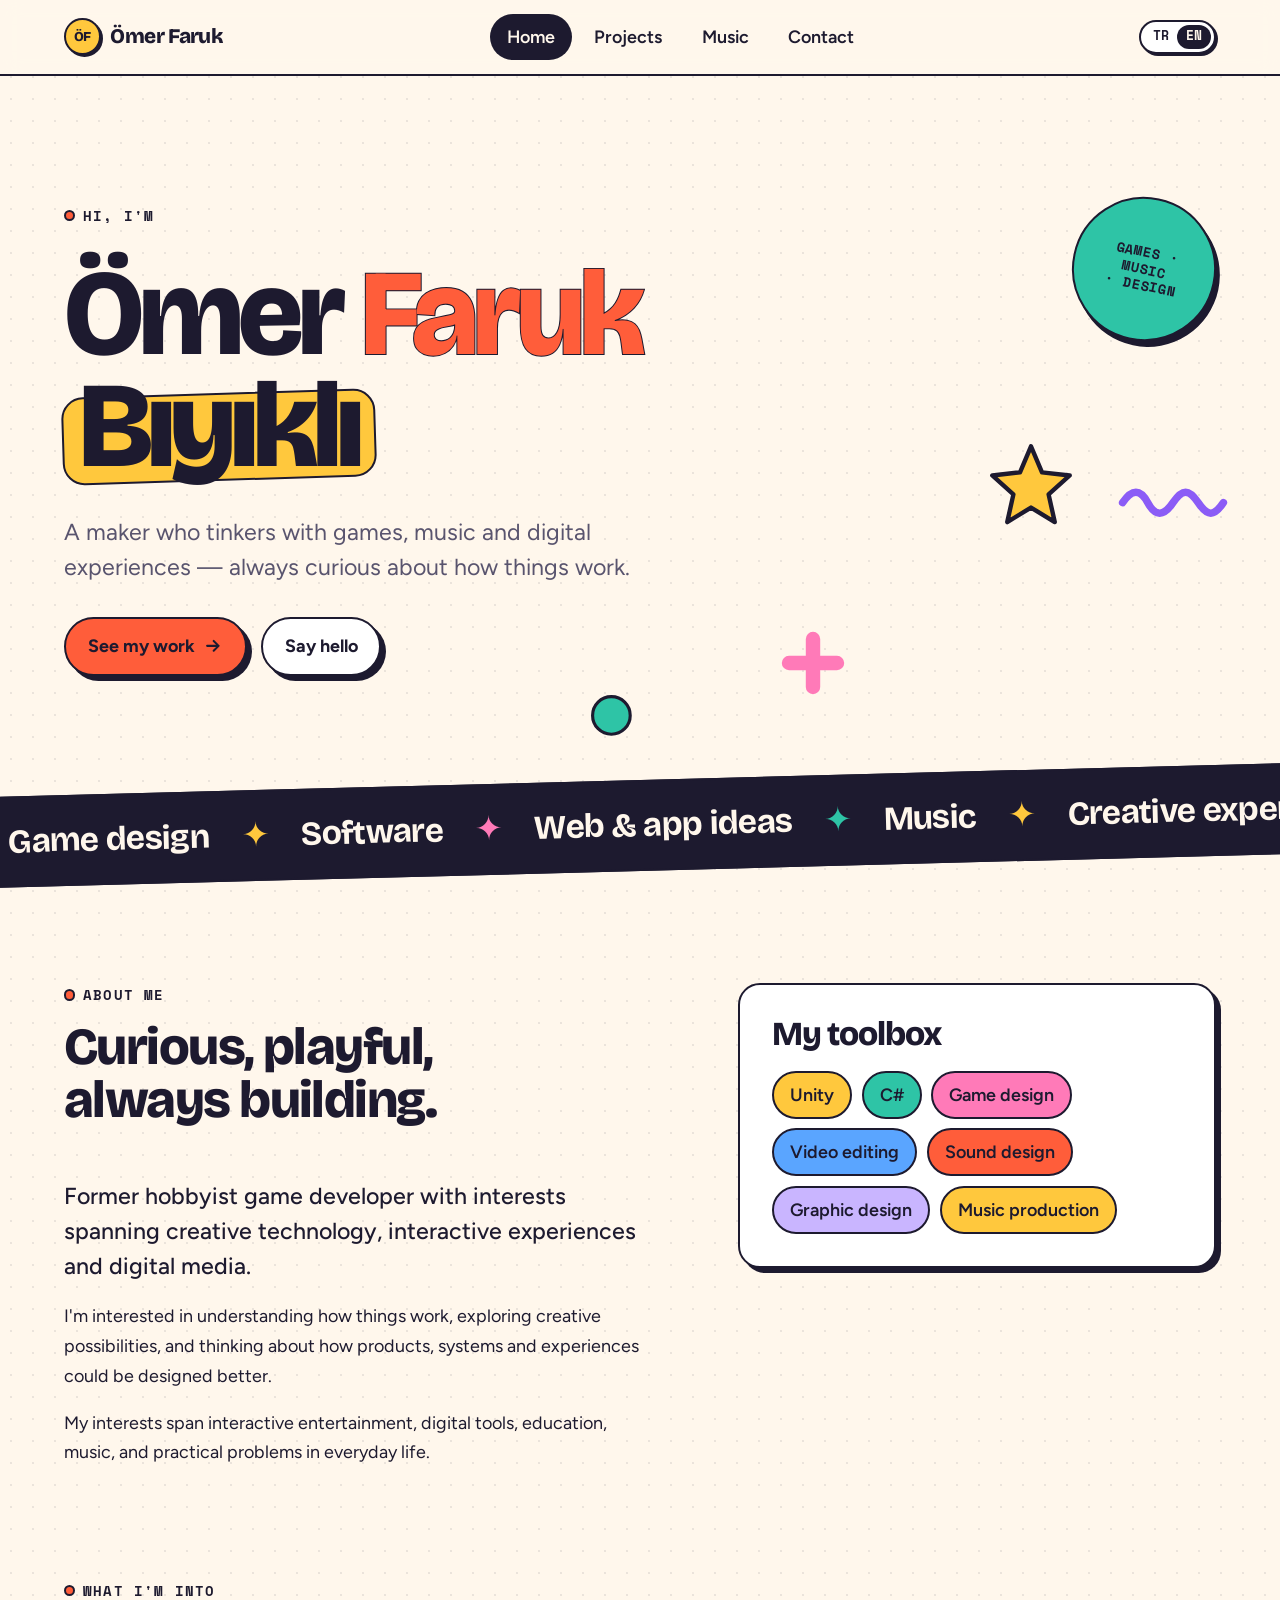
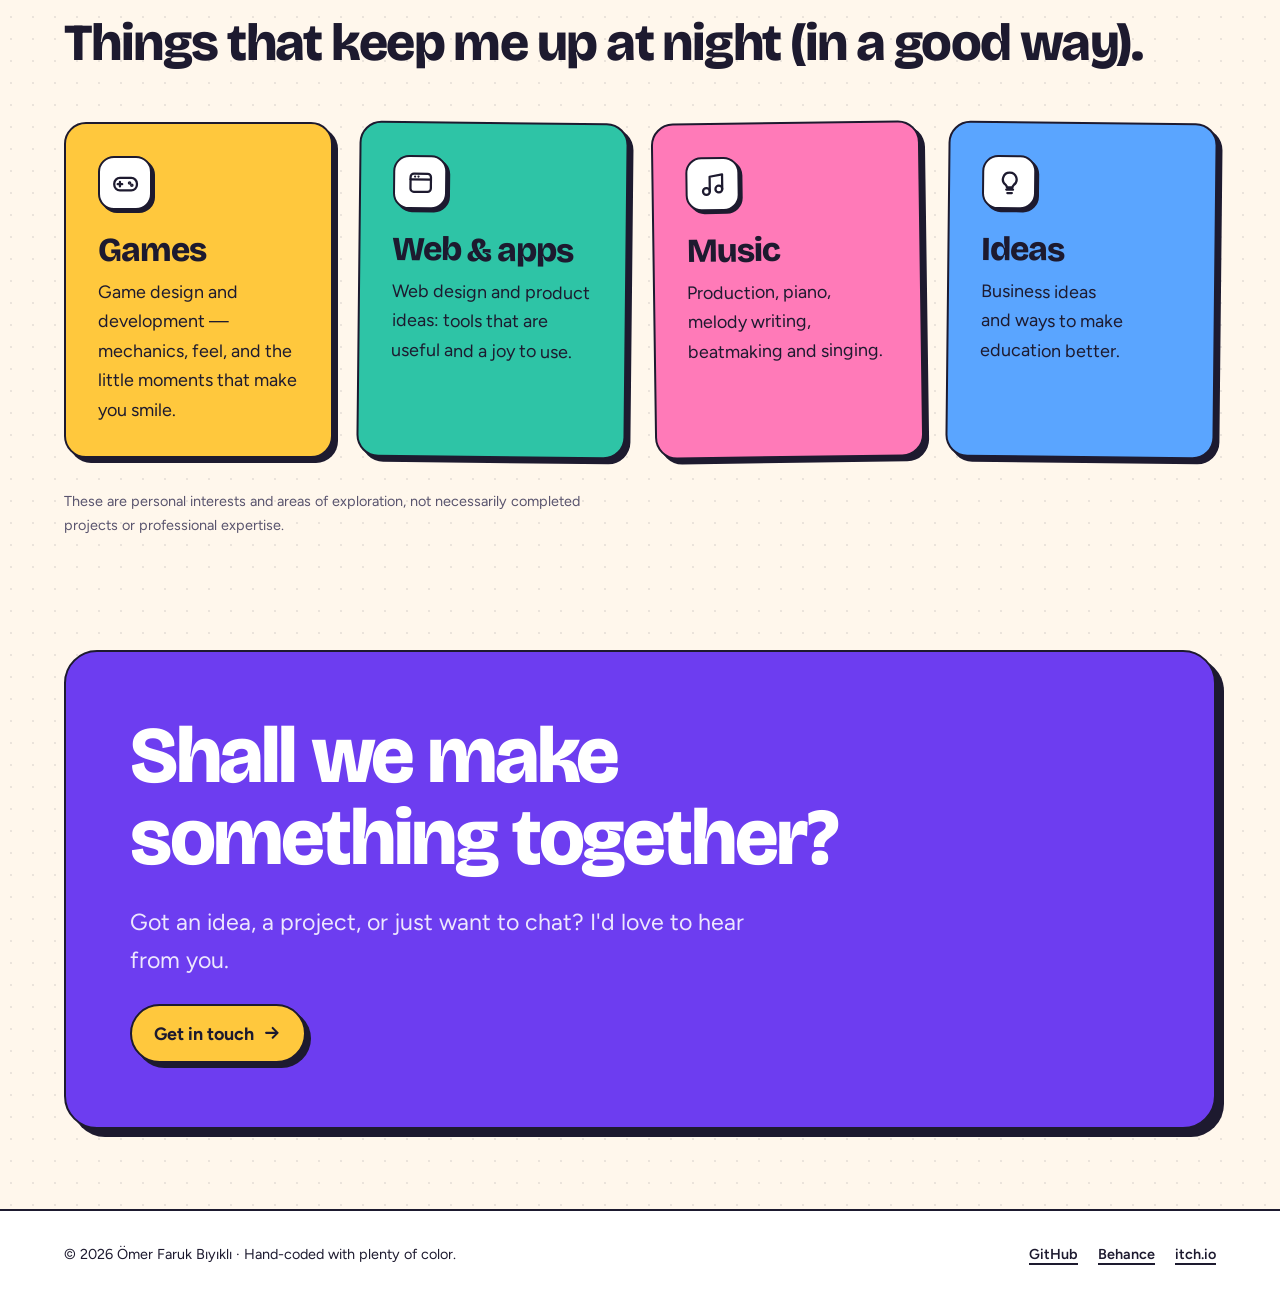
<file: index.html>
<!doctype html>
<html lang="tr">
<head>
  <meta charset="utf-8">
  <meta name="viewport" content="width=device-width, initial-scale=1">
  <title>Ömer Faruk Bıyıklı — Oyun, müzik ve tasarım</title>
  <meta name="description" content="Ömer Faruk Bıyıklı — oyunlar, müzik ve dijital deneyimlerle uğraşan bir yaratıcı.">
  <meta name="theme-color" content="#fff7ec">
  <link rel="icon" href="assets/favicon.svg" type="image/svg+xml">
  <link rel="preconnect" href="https://fonts.googleapis.com">
  <link rel="preconnect" href="https://fonts.gstatic.com" crossorigin>
  <link rel="stylesheet" href="https://fonts.googleapis.com/css2?family=Bricolage+Grotesque:opsz,wght@12..96,500..800&family=Figtree:ital,wght@0,400..700;1,400&family=Space+Mono:wght@400;700&display=swap">
  <link rel="stylesheet" href="assets/css/style.css">
  <script>document.documentElement.classList.add("js")</script>
  <script src="assets/js/main.js" defer></script>
</head>
<body data-page="home">
  <a class="skip-link" href="#main" data-i18n="skip">İçeriğe geç</a>

  <header class="site-header">
    <div class="container header-inner">
      <a class="logo" href="index.html"><span class="logo-mark" aria-hidden="true">ÖF</span>Ömer Faruk</a>
      <nav class="nav" id="site-nav" aria-label="Ana menü">
        <a href="index.html" aria-current="page" data-i18n="nav.home">Ana sayfa</a>
        <a href="projects.html" data-i18n="nav.projects">Projeler</a>
        <a href="music.html" data-i18n="nav.music">Müzik</a>
        <a href="contact.html" data-i18n="nav.contact">İletişim</a>
      </nav>
      <div class="header-actions">
        <button class="lang-toggle" type="button" aria-label="Dili değiştir / Switch language"><span data-lang="tr">TR</span><span data-lang="en">EN</span></button>
        <button class="menu-toggle" type="button" aria-expanded="false" aria-controls="site-nav" aria-label="Menüyü aç" data-i18n-label="nav.menu">
          <svg viewBox="0 0 24 24" fill="none" stroke="currentColor" stroke-width="2.5" stroke-linecap="round" aria-hidden="true"><path d="M4 7h16M4 12h16M4 17h16"/></svg>
        </button>
      </div>
    </div>
  </header>

  <main id="main">
    <section class="hero">
      <div class="shapes" aria-hidden="true">
        <svg class="shape shape-1" viewBox="0 0 100 100"><path d="M50 5l12.5 29.5L94 38 70 59.5l7 31.5-27-16.5L23 91l7-31.5L6 38l31.5-3.5z" fill="#ffc83d" stroke="#1d1a2f" stroke-width="5" stroke-linejoin="round"/></svg>
        <svg class="shape shape-2" viewBox="0 0 40 40"><path d="M20 5v30M5 20h30" stroke="#ff7ab8" stroke-width="9" stroke-linecap="round"/></svg>
        <svg class="shape shape-3" viewBox="0 0 120 40"><path d="M6 20c10-15 19-15 27 0s17 15 27 0 17-15 27 0 17 15 27 0" fill="none" stroke="#8b5cf6" stroke-width="8" stroke-linecap="round"/></svg>
        <svg class="shape shape-4" viewBox="0 0 100 100"><circle cx="50" cy="50" r="42" fill="#2ec4a6" stroke="#1d1a2f" stroke-width="7"/></svg>
      </div>

      <div class="container hero-inner">
        <p class="eyebrow" data-i18n="hero.hi">Merhaba, ben</p>
        <h1 class="hero-title">
          <span class="word">Ömer</span> <span class="word w2">Faruk</span><br>
          <span class="word w3">Bıyıklı</span>
        </h1>
        <p class="lead" data-i18n="hero.tagline">Oyunlar, müzik ve dijital deneyimlerle uğraşan bir yaratıcı — işlerin nasıl çalıştığını hep merak eden biri.</p>
        <div class="actions">
          <a class="btn btn-primary" href="projects.html">
            <span data-i18n="hero.cta1">İşlerime bak</span>
            <svg viewBox="0 0 24 24" fill="none" stroke="currentColor" stroke-width="2.5" stroke-linecap="round" stroke-linejoin="round" aria-hidden="true"><path d="M5 12h14M13 6l6 6-6 6"/></svg>
          </a>
          <a class="btn" href="contact.html" data-i18n="hero.cta2">Selam ver</a>
        </div>
        <p class="sticker" aria-hidden="true" data-i18n="hero.sticker">Oyun · Müzik · Tasarım</p>
      </div>
    </section>

    <div class="marquee" aria-hidden="true">
      <div class="marquee-track">
        <ul class="marquee-group">
          <li data-i18n="marquee.1">Oyun tasarımı</li>
          <li data-i18n="marquee.2">Yazılım</li>
          <li data-i18n="marquee.3">Web ve uygulama fikirleri</li>
          <li data-i18n="marquee.4">Müzik</li>
          <li data-i18n="marquee.5">Yaratıcı deneyler</li>
          <li data-i18n="marquee.6">Problem çözme</li>
          <li data-i18n="marquee.7">Eğitim</li>
          <li data-i18n="marquee.8">Sürdürülebilirlik</li>
          <li data-i18n="marquee.9">Teknoloji</li>
        </ul>
        <ul class="marquee-group">
          <li data-i18n="marquee.1">Oyun tasarımı</li>
          <li data-i18n="marquee.2">Yazılım</li>
          <li data-i18n="marquee.3">Web ve uygulama fikirleri</li>
          <li data-i18n="marquee.4">Müzik</li>
          <li data-i18n="marquee.5">Yaratıcı deneyler</li>
          <li data-i18n="marquee.6">Problem çözme</li>
          <li data-i18n="marquee.7">Eğitim</li>
          <li data-i18n="marquee.8">Sürdürülebilirlik</li>
          <li data-i18n="marquee.9">Teknoloji</li>
        </ul>
      </div>
    </div>

    <section class="section">
      <div class="container about-grid">
        <div class="reveal">
          <div class="section-head">
            <p class="eyebrow" data-i18n="about.eyebrow">Hakkımda</p>
            <h2 class="section-title" data-i18n="about.title">Meraklı, oyuncu, hep bir şeyler üreten.</h2>
          </div>
          <div class="prose">
            <p data-i18n="about.p1">Eski bir hobi oyun geliştiricisiyim. Yaratıcı teknoloji, etkileşimli deneyimler ve dijital medya arasında geziniyorum.</p>
            <p data-i18n="about.p2">Bir şeylerin nasıl çalıştığını anlamayı, yaratıcı olasılıkları keşfetmeyi ve ürünlerin, sistemlerin, deneyimlerin nasıl daha iyi tasarlanabileceğini düşünmeyi seviyorum.</p>
            <p data-i18n="about.p3">İlgi alanlarım etkileşimli eğlenceden dijital araçlara, eğitimden müziğe ve günlük hayatın pratik sorunlarına kadar uzanıyor.</p>
          </div>
        </div>

        <div class="card toolbox reveal">
          <h3 data-i18n="skills.title">Alet çantam</h3>
          <ul class="chips">
            <li>Unity</li>
            <li>C#</li>
            <li data-i18n="skills.gamedesign">Oyun tasarımı</li>
            <li data-i18n="skills.video">Video kurgu</li>
            <li data-i18n="skills.sound">Ses tasarımı</li>
            <li data-i18n="skills.graphic">Grafik tasarım</li>
            <li data-i18n="skills.music">Müzik prodüksiyonu</li>
          </ul>
        </div>
      </div>
    </section>

    <section class="section" style="padding-top: 0">
      <div class="container">
        <div class="section-head reveal">
          <p class="eyebrow" data-i18n="interests.eyebrow">İlgi alanlarım</p>
          <h2 class="section-title" data-i18n="interests.title">Beni (iyi anlamda) uykusuz bırakan şeyler.</h2>
        </div>

        <div class="grid">
          <article class="card is-lift bg-sun reveal">
            <div class="card-icon"><svg viewBox="0 0 24 24" fill="none" stroke="currentColor" stroke-width="2" stroke-linecap="round" stroke-linejoin="round" aria-hidden="true"><rect x="2" y="7" width="20" height="11" rx="5"/><path d="M7 10.5v4M5 12.5h4"/><circle cx="15.5" cy="11.5" r=".6" fill="currentColor"/><circle cx="17.5" cy="13.5" r=".6" fill="currentColor"/></svg></div>
            <h3 data-i18n="interests.games.title">Oyunlar</h3>
            <p data-i18n="interests.games.text">Oyun tasarımı ve geliştirme — mekanikler, his ve insanı gülümseten küçük anlar.</p>
          </article>
          <article class="card is-lift bg-mint reveal">
            <div class="card-icon"><svg viewBox="0 0 24 24" fill="none" stroke="currentColor" stroke-width="2" stroke-linecap="round" stroke-linejoin="round" aria-hidden="true"><rect x="3" y="4" width="18" height="16" rx="3"/><path d="M3 9h18M7 6.5h.01M10 6.5h.01"/></svg></div>
            <h3 data-i18n="interests.web.title">Web ve uygulamalar</h3>
            <p data-i18n="interests.web.text">Web tasarımı ve ürün fikirleri: hem işe yarayan hem de kullanması keyifli araçlar.</p>
          </article>
          <article class="card is-lift bg-bubble reveal">
            <div class="card-icon"><svg viewBox="0 0 24 24" fill="none" stroke="currentColor" stroke-width="2" stroke-linecap="round" stroke-linejoin="round" aria-hidden="true"><path d="M9 18V5l11-2v13"/><circle cx="6" cy="18" r="3"/><circle cx="17" cy="16" r="3"/></svg></div>
            <h3 data-i18n="interests.music.title">Müzik</h3>
            <p data-i18n="interests.music.text">Prodüksiyon, piyano, melodi yazımı, beat yapımı ve şarkı söylemek.</p>
          </article>
          <article class="card is-lift bg-sky reveal">
            <div class="card-icon"><svg viewBox="0 0 24 24" fill="none" stroke="currentColor" stroke-width="2" stroke-linecap="round" stroke-linejoin="round" aria-hidden="true"><path d="M9 18h6M10 21h4M12 3a6 6 0 0 0-3.5 10.9c.6.5 1 1.2 1 2V16h5v-.1c0-.8.4-1.5 1-2A6 6 0 0 0 12 3z"/></svg></div>
            <h3 data-i18n="interests.ideas.title">Fikirler</h3>
            <p data-i18n="interests.ideas.text">İş fikirleri ve eğitimi daha iyi hâle getirmenin yolları.</p>
          </article>
        </div>

        <p class="note reveal" style="margin-top: 2rem" data-i18n="interests.note">Bunlar kişisel ilgi ve keşif alanlarım; illa tamamlanmış projeler ya da profesyonel uzmanlık anlamına gelmiyor.</p>
      </div>
    </section>

    <section class="container reveal">
      <div class="cta">
        <h2 data-i18n="cta.title">Birlikte bir şey yapalım mı?</h2>
        <p data-i18n="cta.text">Bir fikrin, bir projen var ya da sadece sohbet mi etmek istiyorsun? Haber ver, duymayı çok isterim.</p>
        <a class="btn" href="contact.html">
          <span data-i18n="cta.button">İletişime geç</span>
          <svg viewBox="0 0 24 24" fill="none" stroke="currentColor" stroke-width="2.5" stroke-linecap="round" stroke-linejoin="round" aria-hidden="true"><path d="M5 12h14M13 6l6 6-6 6"/></svg>
        </a>
      </div>
    </section>
  </main>

  <footer class="site-footer">
    <div class="container footer-inner">
      <p>© <span data-year>2026</span> Ömer Faruk Bıyıklı · <span data-i18n="footer.made">Bolca renkle, elle kodlandı.</span></p>
      <ul class="footer-links">
        <li><a href="https://github.com/draxhtar" target="_blank" rel="noopener">GitHub</a></li>
        <li><a href="https://www.behance.net/merfarukbykl" target="_blank" rel="noopener">Behance</a></li>
        <li><a href="https://draxhtar.itch.io" target="_blank" rel="noopener">itch.io</a></li>
      </ul>
    </div>
  </footer>
</body>
</html>
</file>
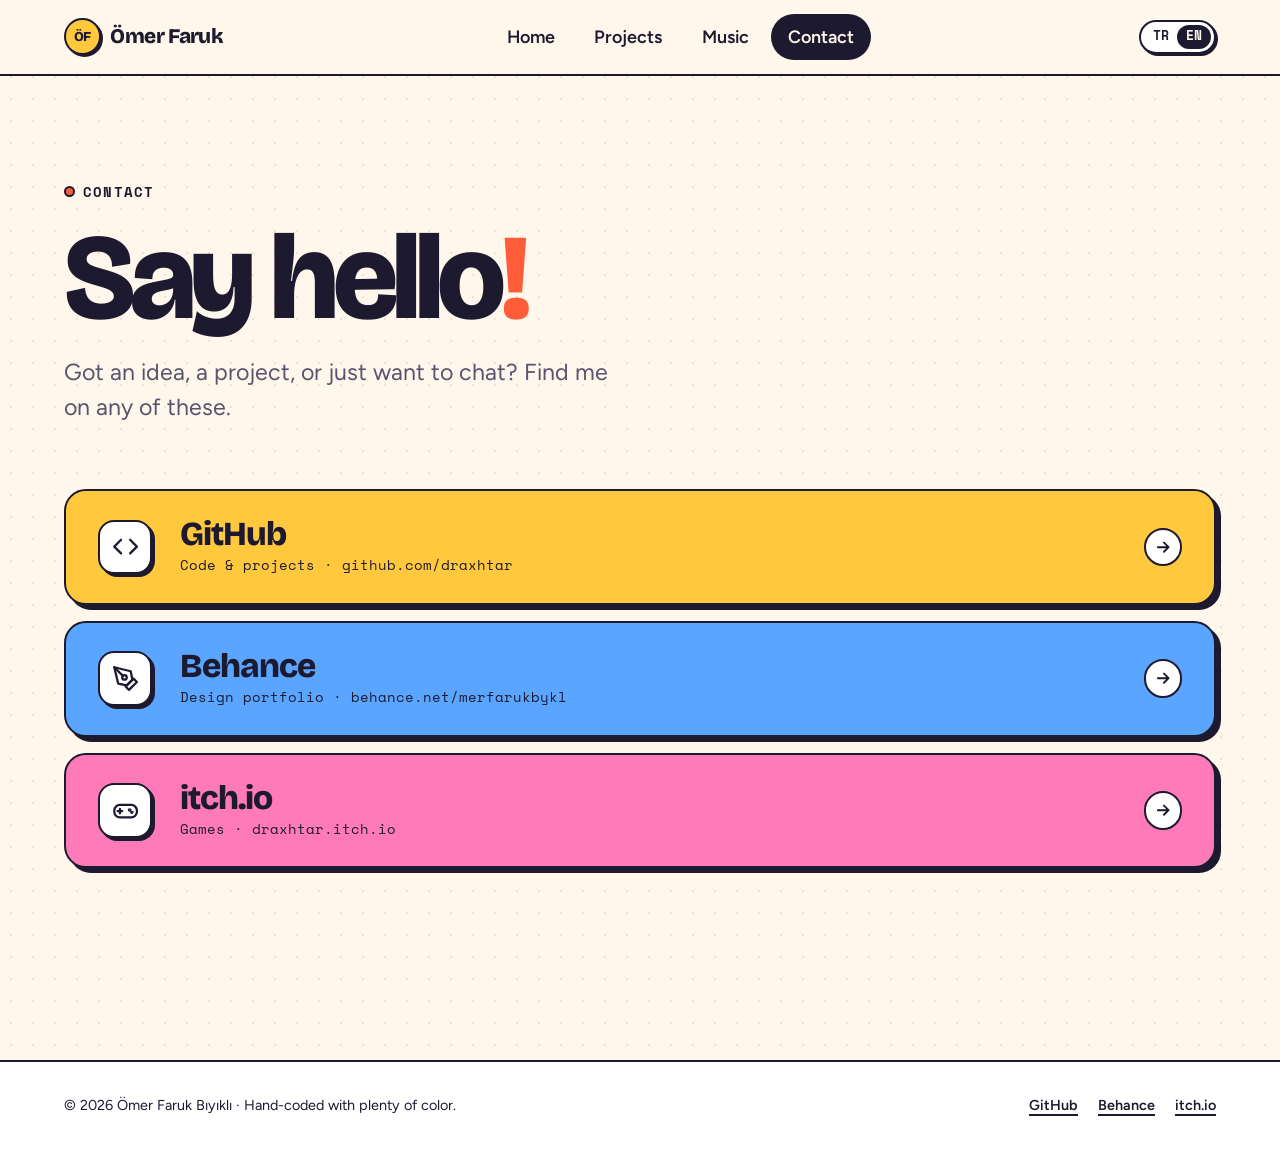
<file: contact.html>
<!doctype html>
<html lang="tr">
<head>
  <meta charset="utf-8">
  <meta name="viewport" content="width=device-width, initial-scale=1">
  <title>İletişim — Ömer Faruk Bıyıklı</title>
  <meta name="description" content="Ömer Faruk Bıyıklı ile iletişime geç.">
  <meta name="theme-color" content="#fff7ec">
  <link rel="icon" href="assets/favicon.svg" type="image/svg+xml">
  <link rel="preconnect" href="https://fonts.googleapis.com">
  <link rel="preconnect" href="https://fonts.gstatic.com" crossorigin>
  <link rel="stylesheet" href="https://fonts.googleapis.com/css2?family=Bricolage+Grotesque:opsz,wght@12..96,500..800&family=Figtree:ital,wght@0,400..700;1,400&family=Space+Mono:wght@400;700&display=swap">
  <link rel="stylesheet" href="assets/css/style.css">
  <script>document.documentElement.classList.add("js")</script>
  <script src="assets/js/main.js" defer></script>
</head>
<body data-page="contact">
  <a class="skip-link" href="#main" data-i18n="skip">İçeriğe geç</a>

  <header class="site-header">
    <div class="container header-inner">
      <a class="logo" href="index.html"><span class="logo-mark" aria-hidden="true">ÖF</span>Ömer Faruk</a>
      <nav class="nav" id="site-nav" aria-label="Ana menü">
        <a href="index.html" data-i18n="nav.home">Ana sayfa</a>
        <a href="projects.html" data-i18n="nav.projects">Projeler</a>
        <a href="music.html" data-i18n="nav.music">Müzik</a>
        <a href="contact.html" aria-current="page" data-i18n="nav.contact">İletişim</a>
      </nav>
      <div class="header-actions">
        <button class="lang-toggle" type="button" aria-label="Dili değiştir / Switch language"><span data-lang="tr">TR</span><span data-lang="en">EN</span></button>
        <button class="menu-toggle" type="button" aria-expanded="false" aria-controls="site-nav" aria-label="Menüyü aç" data-i18n-label="nav.menu">
          <svg viewBox="0 0 24 24" fill="none" stroke="currentColor" stroke-width="2.5" stroke-linecap="round" aria-hidden="true"><path d="M4 7h16M4 12h16M4 17h16"/></svg>
        </button>
      </div>
    </div>
  </header>

  <main id="main">
    <section class="page-hero">
      <div class="container">
        <p class="eyebrow" data-i18n="contact.eyebrow">İletişim</p>
        <h1 class="page-title"><span data-i18n="contact.title">Selam ver</span><span class="dot">!</span></h1>
        <p class="lead" data-i18n="contact.lead">Bir fikrin, bir projen var ya da sadece sohbet mi etmek istiyorsun? Beni bu adreslerden bulabilirsin.</p>
      </div>
    </section>

    <section class="section" style="padding-top: 0">
      <div class="container">
        <ul class="link-list">
          <!--
            E-posta eklemek için bu satırı aç ve adresi yaz:

          <li class="reveal">
            <a class="link-row bg-tomato" href="mailto:ADRES@ornek.com">
              <span class="card-icon"><svg viewBox="0 0 24 24" fill="none" stroke="currentColor" stroke-width="2" stroke-linecap="round" stroke-linejoin="round" aria-hidden="true"><rect x="3" y="5" width="18" height="14" rx="3"/><path d="m3 7 9 6 9-6"/></svg></span>
              <span class="link-row-text"><span class="link-row-name">E-posta</span><span class="link-row-handle">ADRES@ornek.com</span></span>
              <svg class="card-arrow" viewBox="0 0 24 24" fill="none" stroke="currentColor" stroke-width="2.5" stroke-linecap="round" stroke-linejoin="round" aria-hidden="true"><path d="M5 12h14M13 6l6 6-6 6"/></svg>
            </a>
          </li>
          -->
          <li class="reveal">
            <a class="link-row bg-sun" href="https://github.com/draxhtar" target="_blank" rel="noopener">
              <span class="card-icon"><svg viewBox="0 0 24 24" fill="none" stroke="currentColor" stroke-width="2" stroke-linecap="round" stroke-linejoin="round" aria-hidden="true"><path d="m16 18 6-6-6-6M8 6l-6 6 6 6"/></svg></span>
              <span class="link-row-text"><span class="link-row-name">GitHub</span><span class="link-row-handle"><span data-i18n="contact.github">Kod ve projeler</span> · github.com/draxhtar</span></span>
              <svg class="card-arrow" viewBox="0 0 24 24" fill="none" stroke="currentColor" stroke-width="2.5" stroke-linecap="round" stroke-linejoin="round" aria-hidden="true"><path d="M5 12h14M13 6l6 6-6 6"/></svg>
            </a>
          </li>
          <li class="reveal">
            <a class="link-row bg-sky" href="https://www.behance.net/merfarukbykl" target="_blank" rel="noopener">
              <span class="card-icon"><svg viewBox="0 0 24 24" fill="none" stroke="currentColor" stroke-width="2" stroke-linecap="round" stroke-linejoin="round" aria-hidden="true"><path d="m12 19 7-7 3 3-7 7-3-3z"/><path d="m18 13-1.5-7.5L2 2l3.5 14.5L13 18l5-5z"/><path d="m2 2 7.6 7.6"/><circle cx="11" cy="11" r="2"/></svg></span>
              <span class="link-row-text"><span class="link-row-name">Behance</span><span class="link-row-handle"><span data-i18n="contact.behance">Tasarım portfolyosu</span> · behance.net/merfarukbykl</span></span>
              <svg class="card-arrow" viewBox="0 0 24 24" fill="none" stroke="currentColor" stroke-width="2.5" stroke-linecap="round" stroke-linejoin="round" aria-hidden="true"><path d="M5 12h14M13 6l6 6-6 6"/></svg>
            </a>
          </li>
          <li class="reveal">
            <a class="link-row bg-bubble" href="https://draxhtar.itch.io" target="_blank" rel="noopener">
              <span class="card-icon"><svg viewBox="0 0 24 24" fill="none" stroke="currentColor" stroke-width="2" stroke-linecap="round" stroke-linejoin="round" aria-hidden="true"><rect x="2" y="7" width="20" height="11" rx="5"/><path d="M7 10.5v4M5 12.5h4"/><circle cx="15.5" cy="11.5" r=".6" fill="currentColor"/><circle cx="17.5" cy="13.5" r=".6" fill="currentColor"/></svg></span>
              <span class="link-row-text"><span class="link-row-name">itch.io</span><span class="link-row-handle"><span data-i18n="contact.itch">Oyunlar</span> · draxhtar.itch.io</span></span>
              <svg class="card-arrow" viewBox="0 0 24 24" fill="none" stroke="currentColor" stroke-width="2.5" stroke-linecap="round" stroke-linejoin="round" aria-hidden="true"><path d="M5 12h14M13 6l6 6-6 6"/></svg>
            </a>
          </li>
        </ul>
      </div>
    </section>
  </main>

  <footer class="site-footer">
    <div class="container footer-inner">
      <p>© <span data-year>2026</span> Ömer Faruk Bıyıklı · <span data-i18n="footer.made">Bolca renkle, elle kodlandı.</span></p>
      <ul class="footer-links">
        <li><a href="https://github.com/draxhtar" target="_blank" rel="noopener">GitHub</a></li>
        <li><a href="https://www.behance.net/merfarukbykl" target="_blank" rel="noopener">Behance</a></li>
        <li><a href="https://draxhtar.itch.io" target="_blank" rel="noopener">itch.io</a></li>
      </ul>
    </div>
  </footer>
</body>
</html>
</file>
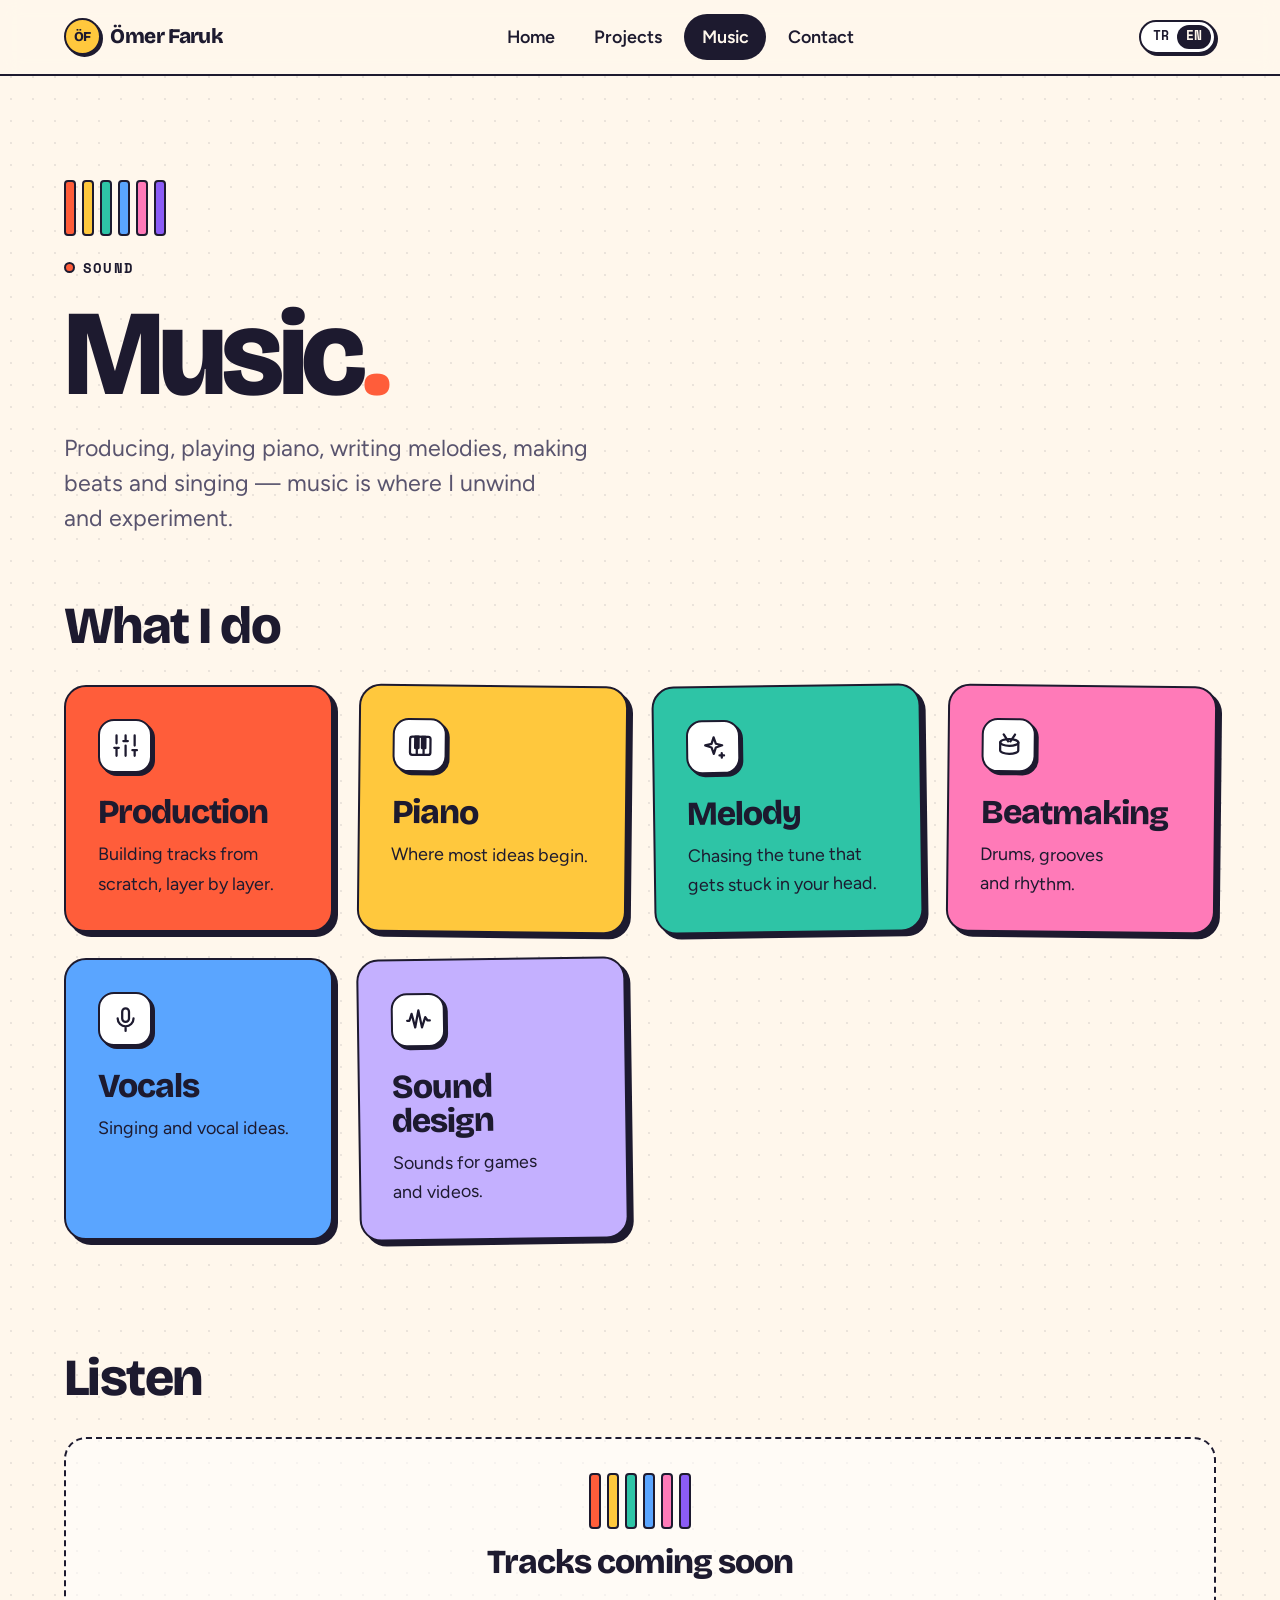
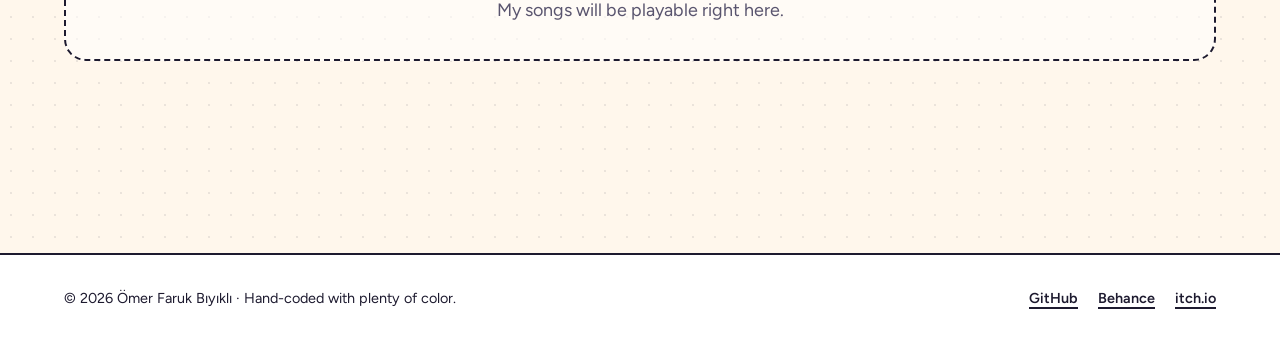
<file: music.html>
<!doctype html>
<html lang="tr">
<head>
  <meta charset="utf-8">
  <meta name="viewport" content="width=device-width, initial-scale=1">
  <title>Müzik — Ömer Faruk Bıyıklı</title>
  <meta name="description" content="Ömer Faruk Bıyıklı'nın müzik çalışmaları: prodüksiyon, piyano, melodi, beat ve vokal.">
  <meta name="theme-color" content="#fff7ec">
  <link rel="icon" href="assets/favicon.svg" type="image/svg+xml">
  <link rel="preconnect" href="https://fonts.googleapis.com">
  <link rel="preconnect" href="https://fonts.gstatic.com" crossorigin>
  <link rel="stylesheet" href="https://fonts.googleapis.com/css2?family=Bricolage+Grotesque:opsz,wght@12..96,500..800&family=Figtree:ital,wght@0,400..700;1,400&family=Space+Mono:wght@400;700&display=swap">
  <link rel="stylesheet" href="assets/css/style.css">
  <script>document.documentElement.classList.add("js")</script>
  <script src="assets/js/main.js" defer></script>
</head>
<body data-page="music">
  <a class="skip-link" href="#main" data-i18n="skip">İçeriğe geç</a>

  <header class="site-header">
    <div class="container header-inner">
      <a class="logo" href="index.html"><span class="logo-mark" aria-hidden="true">ÖF</span>Ömer Faruk</a>
      <nav class="nav" id="site-nav" aria-label="Ana menü">
        <a href="index.html" data-i18n="nav.home">Ana sayfa</a>
        <a href="projects.html" data-i18n="nav.projects">Projeler</a>
        <a href="music.html" aria-current="page" data-i18n="nav.music">Müzik</a>
        <a href="contact.html" data-i18n="nav.contact">İletişim</a>
      </nav>
      <div class="header-actions">
        <button class="lang-toggle" type="button" aria-label="Dili değiştir / Switch language"><span data-lang="tr">TR</span><span data-lang="en">EN</span></button>
        <button class="menu-toggle" type="button" aria-expanded="false" aria-controls="site-nav" aria-label="Menüyü aç" data-i18n-label="nav.menu">
          <svg viewBox="0 0 24 24" fill="none" stroke="currentColor" stroke-width="2.5" stroke-linecap="round" aria-hidden="true"><path d="M4 7h16M4 12h16M4 17h16"/></svg>
        </button>
      </div>
    </div>
  </header>

  <main id="main">
    <section class="page-hero">
      <div class="container">
        <div class="eq" aria-hidden="true"><span></span><span></span><span></span><span></span><span></span><span></span></div>
        <p class="eyebrow" data-i18n="music.eyebrow">Ses</p>
        <h1 class="page-title"><span data-i18n="music.title">Müzik</span><span class="dot">.</span></h1>
        <p class="lead" data-i18n="music.lead">Prodüksiyon, piyano, melodi yazmak, beat yapmak ve şarkı söylemek — müzik kafamı dağıttığım ve deneyler yaptığım yer.</p>
      </div>
    </section>

    <section class="section" style="padding-top: 0">
      <div class="container">
        <h2 class="section-title reveal" style="margin-bottom: 2rem" data-i18n="music.what">Neler yapıyorum</h2>

        <div class="grid">
          <article class="card is-lift bg-tomato reveal">
            <div class="card-icon"><svg viewBox="0 0 24 24" fill="none" stroke="currentColor" stroke-width="2" stroke-linecap="round" stroke-linejoin="round" aria-hidden="true"><path d="M4 21v-7M4 10V3M12 21v-9M12 8V3M20 21v-5M20 12V3M2 14h4M10 8h4M18 16h4"/></svg></div>
            <h3 data-i18n="music.production.title">Prodüksiyon</h3>
            <p data-i18n="music.production.text">Parçaları sıfırdan, katman katman kurmak.</p>
          </article>
          <article class="card is-lift bg-sun reveal">
            <div class="card-icon"><svg viewBox="0 0 24 24" fill="none" stroke="currentColor" stroke-width="2" stroke-linecap="round" stroke-linejoin="round" aria-hidden="true"><rect x="3" y="4" width="18" height="16" rx="2"/><path d="M9 20v-6M15 20v-6"/><path d="M7.5 4h3v10h-3zM13.5 4h3v10h-3z" fill="currentColor"/></svg></div>
            <h3 data-i18n="music.piano.title">Piyano</h3>
            <p data-i18n="music.piano.text">Çoğu fikrin başladığı yer.</p>
          </article>
          <article class="card is-lift bg-mint reveal">
            <div class="card-icon"><svg viewBox="0 0 24 24" fill="none" stroke="currentColor" stroke-width="2" stroke-linecap="round" stroke-linejoin="round" aria-hidden="true"><path d="M12 3l1.9 5.6L19.5 10l-5.6 1.9L12 17.5l-1.9-5.6L4.5 10l5.6-1.4z"/><path d="M19 17v4M17 19h4"/></svg></div>
            <h3 data-i18n="music.melody.title">Melodi</h3>
            <p data-i18n="music.melody.text">Akıldan çıkmayan o ezgiyi kovalamak.</p>
          </article>
          <article class="card is-lift bg-bubble reveal">
            <div class="card-icon"><svg viewBox="0 0 24 24" fill="none" stroke="currentColor" stroke-width="2" stroke-linecap="round" stroke-linejoin="round" aria-hidden="true"><ellipse cx="12" cy="9" rx="8" ry="3"/><path d="M4 9v7c0 1.7 3.6 3 8 3s8-1.3 8-3V9M7 2l4 6M17 2l-4 6"/></svg></div>
            <h3 data-i18n="music.beats.title">Beat yapımı</h3>
            <p data-i18n="music.beats.text">Davullar, groove'lar ve ritim.</p>
          </article>
          <article class="card is-lift bg-sky reveal">
            <div class="card-icon"><svg viewBox="0 0 24 24" fill="none" stroke="currentColor" stroke-width="2" stroke-linecap="round" stroke-linejoin="round" aria-hidden="true"><rect x="9" y="2" width="6" height="12" rx="3"/><path d="M5 11a7 7 0 0 0 14 0M12 18v4"/></svg></div>
            <h3 data-i18n="music.vocals.title">Vokal</h3>
            <p data-i18n="music.vocals.text">Şarkı söylemek ve vokal fikirleri.</p>
          </article>
          <article class="card is-lift bg-grape reveal">
            <div class="card-icon"><svg viewBox="0 0 24 24" fill="none" stroke="currentColor" stroke-width="2" stroke-linecap="round" stroke-linejoin="round" aria-hidden="true"><path d="M2 12h2l2-6 3 12 3-15 3 15 3-9 2 3h2"/></svg></div>
            <h3 data-i18n="music.sound.title">Ses tasarımı</h3>
            <p data-i18n="music.sound.text">Oyunlar ve videolar için sesler.</p>
          </article>
        </div>
      </div>
    </section>

    <section class="section" style="padding-top: 0">
      <div class="container">
        <h2 class="section-title reveal" style="margin-bottom: 2rem" data-i18n="music.listen">Dinle</h2>

        <!--
          Parça eklemek için aşağıdaki şablonlardan birini kullan, sonra "placeholder" kutusunu sil.

          SoundCloud (parça sayfasında Paylaş → Yerleştir'den URL'yi al):
          <div class="embed reveal">
            <iframe height="166" loading="lazy" allow="autoplay" title="SoundCloud"
              src="https://w.soundcloud.com/player/?url=PARCA-URL&color=%23ff5d3a"></iframe>
          </div>

          YouTube:
          <div class="embed reveal">
            <iframe style="aspect-ratio: 16 / 9; height: auto" loading="lazy" title="YouTube"
              src="https://www.youtube-nocookie.com/embed/VIDEO-ID" allowfullscreen></iframe>
          </div>
        -->
        <div class="placeholder reveal">
          <div class="eq" aria-hidden="true"><span></span><span></span><span></span><span></span><span></span><span></span></div>
          <h3 data-i18n="music.soon.title">Parçalar yakında</h3>
          <p data-i18n="music.soon.text">Şarkılarım yakında tam burada çalınabilir olacak.</p>
        </div>
      </div>
    </section>
  </main>

  <footer class="site-footer">
    <div class="container footer-inner">
      <p>© <span data-year>2026</span> Ömer Faruk Bıyıklı · <span data-i18n="footer.made">Bolca renkle, elle kodlandı.</span></p>
      <ul class="footer-links">
        <li><a href="https://github.com/draxhtar" target="_blank" rel="noopener">GitHub</a></li>
        <li><a href="https://www.behance.net/merfarukbykl" target="_blank" rel="noopener">Behance</a></li>
        <li><a href="https://draxhtar.itch.io" target="_blank" rel="noopener">itch.io</a></li>
      </ul>
    </div>
  </footer>
</body>
</html>
</file>
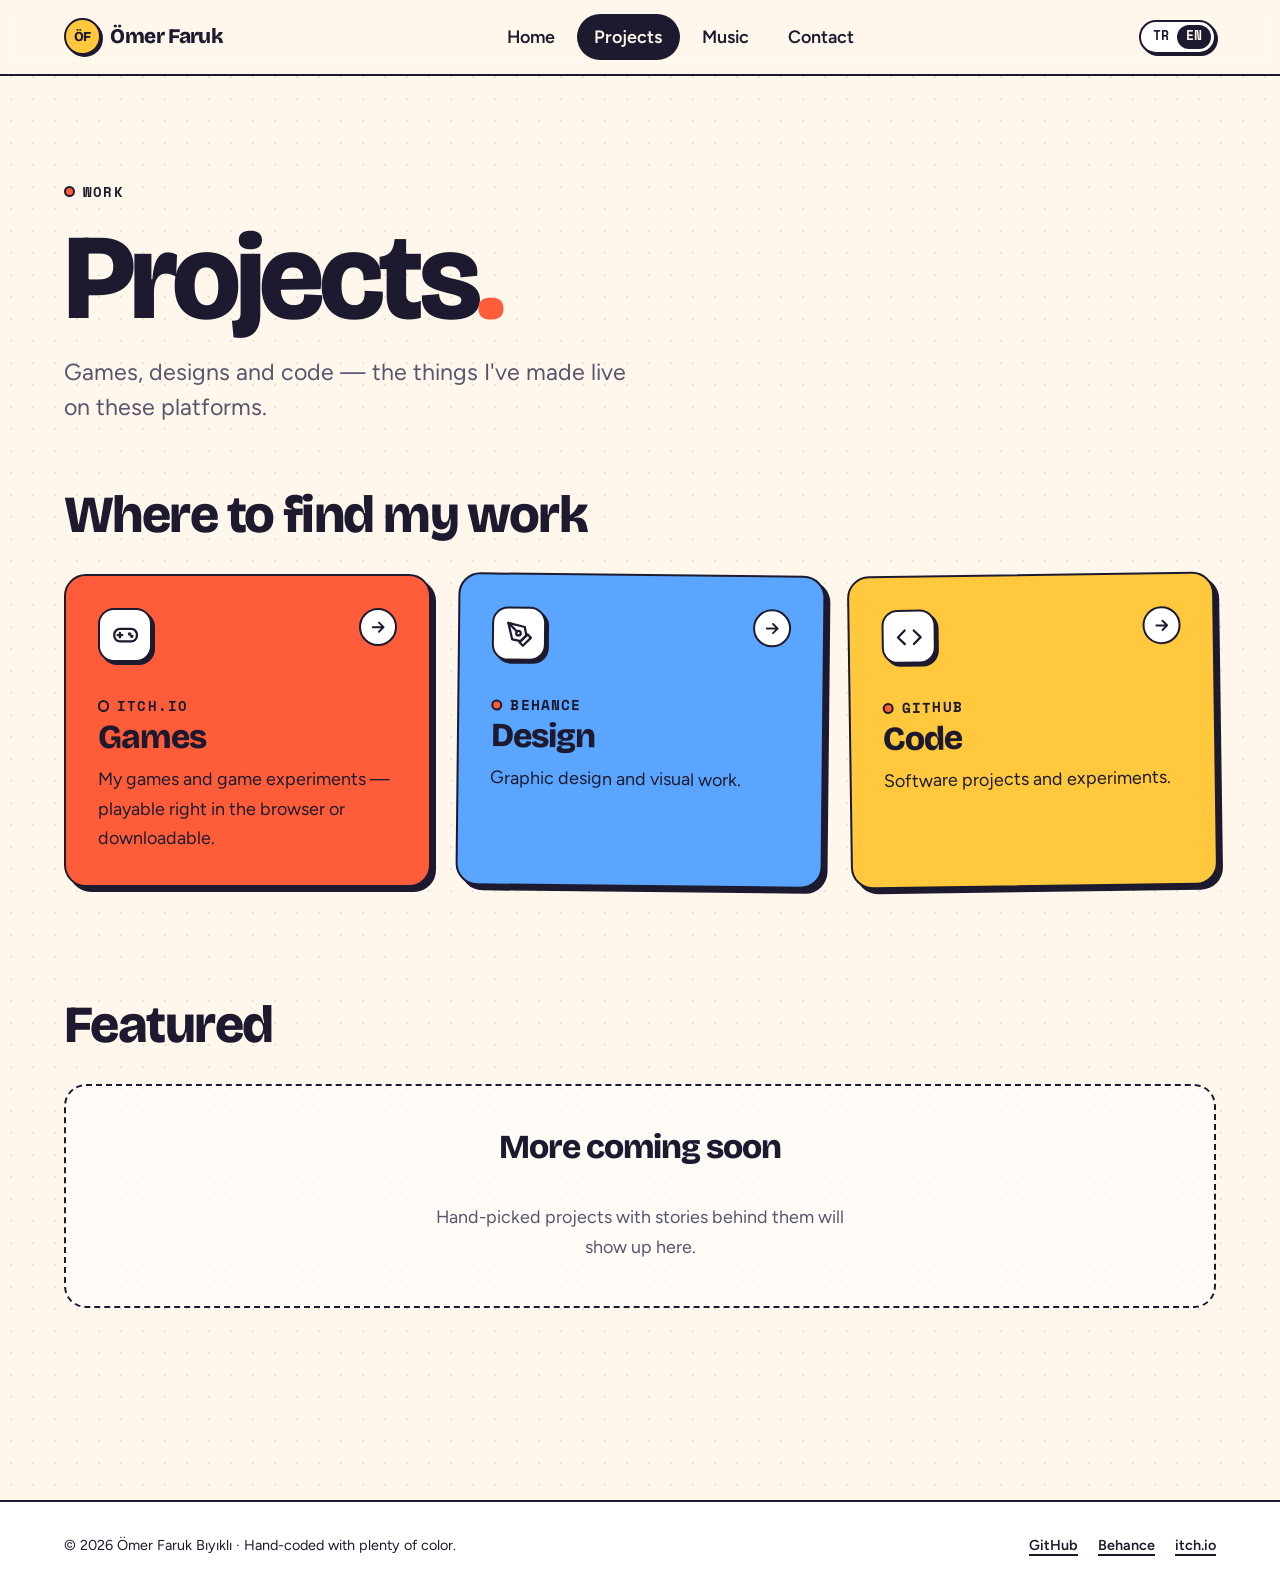
<file: projects.html>
<!doctype html>
<html lang="tr">
<head>
  <meta charset="utf-8">
  <meta name="viewport" content="width=device-width, initial-scale=1">
  <title>Projeler — Ömer Faruk Bıyıklı</title>
  <meta name="description" content="Ömer Faruk Bıyıklı'nın oyunları, tasarımları ve kod projeleri.">
  <meta name="theme-color" content="#fff7ec">
  <link rel="icon" href="assets/favicon.svg" type="image/svg+xml">
  <link rel="preconnect" href="https://fonts.googleapis.com">
  <link rel="preconnect" href="https://fonts.gstatic.com" crossorigin>
  <link rel="stylesheet" href="https://fonts.googleapis.com/css2?family=Bricolage+Grotesque:opsz,wght@12..96,500..800&family=Figtree:ital,wght@0,400..700;1,400&family=Space+Mono:wght@400;700&display=swap">
  <link rel="stylesheet" href="assets/css/style.css">
  <script>document.documentElement.classList.add("js")</script>
  <script src="assets/js/main.js" defer></script>
</head>
<body data-page="projects">
  <a class="skip-link" href="#main" data-i18n="skip">İçeriğe geç</a>

  <header class="site-header">
    <div class="container header-inner">
      <a class="logo" href="index.html"><span class="logo-mark" aria-hidden="true">ÖF</span>Ömer Faruk</a>
      <nav class="nav" id="site-nav" aria-label="Ana menü">
        <a href="index.html" data-i18n="nav.home">Ana sayfa</a>
        <a href="projects.html" aria-current="page" data-i18n="nav.projects">Projeler</a>
        <a href="music.html" data-i18n="nav.music">Müzik</a>
        <a href="contact.html" data-i18n="nav.contact">İletişim</a>
      </nav>
      <div class="header-actions">
        <button class="lang-toggle" type="button" aria-label="Dili değiştir / Switch language"><span data-lang="tr">TR</span><span data-lang="en">EN</span></button>
        <button class="menu-toggle" type="button" aria-expanded="false" aria-controls="site-nav" aria-label="Menüyü aç" data-i18n-label="nav.menu">
          <svg viewBox="0 0 24 24" fill="none" stroke="currentColor" stroke-width="2.5" stroke-linecap="round" aria-hidden="true"><path d="M4 7h16M4 12h16M4 17h16"/></svg>
        </button>
      </div>
    </div>
  </header>

  <main id="main">
    <section class="page-hero">
      <div class="container">
        <p class="eyebrow" data-i18n="projects.eyebrow">İşler</p>
        <h1 class="page-title"><span data-i18n="projects.title">Projeler</span><span class="dot">.</span></h1>
        <p class="lead" data-i18n="projects.lead">Oyunlar, tasarımlar ve kod — yaptığım şeyler bu platformlarda yaşıyor.</p>
      </div>
    </section>

    <section class="section" style="padding-top: 0">
      <div class="container">
        <h2 class="section-title reveal" style="margin-bottom: 2rem" data-i18n="projects.platforms">İşlerimi nerede bulabilirsin</h2>

        <div class="grid">
          <a class="card bg-tomato reveal" href="https://draxhtar.itch.io" target="_blank" rel="noopener">
            <svg class="card-arrow" viewBox="0 0 24 24" fill="none" stroke="currentColor" stroke-width="2.5" stroke-linecap="round" stroke-linejoin="round" aria-hidden="true"><path d="M5 12h14M13 6l6 6-6 6"/></svg>
            <div class="card-icon"><svg viewBox="0 0 24 24" fill="none" stroke="currentColor" stroke-width="2" stroke-linecap="round" stroke-linejoin="round" aria-hidden="true"><rect x="2" y="7" width="20" height="11" rx="5"/><path d="M7 10.5v4M5 12.5h4"/><circle cx="15.5" cy="11.5" r=".6" fill="currentColor"/><circle cx="17.5" cy="13.5" r=".6" fill="currentColor"/></svg></div>
            <p class="eyebrow" lang="en">itch.io</p>
            <h3 data-i18n="projects.itch.title">Oyunlar</h3>
            <p data-i18n="projects.itch.text">Oyunlarım ve oyun denemelerim — tarayıcıda oynanabilir ya da indirilebilir.</p>
          </a>
          <a class="card bg-sky reveal" href="https://www.behance.net/merfarukbykl" target="_blank" rel="noopener">
            <svg class="card-arrow" viewBox="0 0 24 24" fill="none" stroke="currentColor" stroke-width="2.5" stroke-linecap="round" stroke-linejoin="round" aria-hidden="true"><path d="M5 12h14M13 6l6 6-6 6"/></svg>
            <div class="card-icon"><svg viewBox="0 0 24 24" fill="none" stroke="currentColor" stroke-width="2" stroke-linecap="round" stroke-linejoin="round" aria-hidden="true"><path d="m12 19 7-7 3 3-7 7-3-3z"/><path d="m18 13-1.5-7.5L2 2l3.5 14.5L13 18l5-5z"/><path d="m2 2 7.6 7.6"/><circle cx="11" cy="11" r="2"/></svg></div>
            <p class="eyebrow" lang="en">Behance</p>
            <h3 data-i18n="projects.behance.title">Tasarım</h3>
            <p data-i18n="projects.behance.text">Grafik tasarım ve görsel çalışmalar.</p>
          </a>
          <a class="card bg-sun reveal" href="https://github.com/draxhtar" target="_blank" rel="noopener">
            <svg class="card-arrow" viewBox="0 0 24 24" fill="none" stroke="currentColor" stroke-width="2.5" stroke-linecap="round" stroke-linejoin="round" aria-hidden="true"><path d="M5 12h14M13 6l6 6-6 6"/></svg>
            <div class="card-icon"><svg viewBox="0 0 24 24" fill="none" stroke="currentColor" stroke-width="2" stroke-linecap="round" stroke-linejoin="round" aria-hidden="true"><path d="m16 18 6-6-6-6M8 6l-6 6 6 6"/></svg></div>
            <p class="eyebrow" lang="en">GitHub</p>
            <h3 data-i18n="projects.github.title">Kod</h3>
            <p data-i18n="projects.github.text">Yazılım projeleri ve denemeler.</p>
          </a>
        </div>
      </div>
    </section>

    <section class="section" style="padding-top: 0">
      <div class="container">
        <h2 class="section-title reveal" style="margin-bottom: 2rem" data-i18n="projects.featured">Öne çıkanlar</h2>

        <div class="grid grid-2">
          <!--
            Yeni proje eklemek için bu şablonu kopyala, "placeholder" kartının üstüne yapıştır.
            İngilizce metinler için assets/js/main.js içindeki EN listesine aynı anahtarları ekle.

          <a class="card bg-mint reveal" href="https://draxhtar.itch.io/OYUN-ADI" target="_blank" rel="noopener">
            <p class="eyebrow" lang="en">Unity · C#</p>
            <h3 data-i18n="projects.p1.title">Oyunun adı</h3>
            <p data-i18n="projects.p1.text">Oyunu bir-iki cümleyle anlat.</p>
          </a>
          -->
          <div class="placeholder reveal">
            <h3 data-i18n="projects.soon.title">Daha fazlası yolda</h3>
            <p data-i18n="projects.soon.text">Arkasında hikâyesi olan, özenle seçilmiş projeler yakında burada.</p>
          </div>
        </div>
      </div>
    </section>
  </main>

  <footer class="site-footer">
    <div class="container footer-inner">
      <p>© <span data-year>2026</span> Ömer Faruk Bıyıklı · <span data-i18n="footer.made">Bolca renkle, elle kodlandı.</span></p>
      <ul class="footer-links">
        <li><a href="https://github.com/draxhtar" target="_blank" rel="noopener">GitHub</a></li>
        <li><a href="https://www.behance.net/merfarukbykl" target="_blank" rel="noopener">Behance</a></li>
        <li><a href="https://draxhtar.itch.io" target="_blank" rel="noopener">itch.io</a></li>
      </ul>
    </div>
  </footer>
</body>
</html>
</file>
<file: assets/css/style.css>
/* ==========================================================================
   Ömer Faruk Bıyıklı — kişisel site
   Renkli, eğlenceli, tipografi odaklı. Derleme adımı yok.
   ========================================================================== */

:root {
  color-scheme: light;

  /* Renkler */
  --bg: #fff7ec;
  --surface: #ffffff;
  --ink: #1d1a2f;
  --muted: #59546e;
  --tomato: #ff5d3a;
  --sun: #ffc83d;
  --mint: #2ec4a6;
  --sky: #5aa5ff;
  --grape: #8b5cf6;
  --bubble: #ff7ab8;

  /* Yazı tipleri */
  --font-display: "Bricolage Grotesque", ui-sans-serif, system-ui, sans-serif;
  --font-body: "Figtree", ui-sans-serif, system-ui, sans-serif;
  --font-mono: "Space Mono", ui-monospace, "SFMono-Regular", monospace;

  /* Akışkan tip ölçeği (~1.25 oran) */
  --step--1: clamp(0.82rem, 0.79rem + 0.15vw, 0.9rem);
  --step-0: clamp(1rem, 0.96rem + 0.2vw, 1.125rem);
  --step-1: clamp(1.2rem, 1.1rem + 0.5vw, 1.45rem);
  --step-2: clamp(1.5rem, 1.3rem + 1vw, 2.1rem);
  --step-3: clamp(2rem, 1.55rem + 2.2vw, 3.25rem);
  --step-4: clamp(2.6rem, 1.8rem + 4vw, 5.25rem);
  --step-5: clamp(3.1rem, 1.6rem + 7.5vw, 8.5rem);

  /* Düzen */
  --gutter: clamp(1rem, 4vw, 2.5rem);
  --max: 72rem;
  --radius: 22px;
  --border: 2.5px solid var(--ink);
  --shadow: 5px 5px 0 var(--ink);
  --shadow-lg: 8px 8px 0 var(--ink);
  --ease: cubic-bezier(0.34, 1.56, 0.64, 1);
}

/* --- Temel ----------------------------------------------------------------- */

*,
*::before,
*::after {
  box-sizing: border-box;
}

html {
  -webkit-text-size-adjust: 100%;
  scroll-behavior: smooth;
}

body {
  margin: 0;
  min-height: 100vh;
  display: flex;
  flex-direction: column;
  overflow-x: hidden;
  background-color: var(--bg);
  background-image: radial-gradient(rgb(29 26 47 / 0.09) 1px, transparent 1px);
  background-size: 22px 22px;
  color: var(--ink);
  font-family: var(--font-body);
  font-size: var(--step-0);
  line-height: 1.65;
  font-optical-sizing: auto;
  -webkit-font-smoothing: antialiased;
  text-rendering: optimizeLegibility;
}

main {
  flex: 1;
}

h1,
h2,
h3 {
  margin: 0;
  font-family: var(--font-display);
  font-weight: 800;
  line-height: 1.02;
  letter-spacing: -0.03em;
  text-wrap: balance;
}

p {
  margin: 0;
  text-wrap: pretty;
}

a {
  color: inherit;
}

img,
svg {
  display: block;
  max-width: 100%;
}

::selection {
  background: var(--sun);
  color: var(--ink);
}

:focus-visible {
  outline: 3px solid var(--grape);
  outline-offset: 3px;
  border-radius: 6px;
}

.container {
  width: min(100% - 2 * var(--gutter), var(--max));
  margin-inline: auto;
}

.visually-hidden {
  position: absolute;
  width: 1px;
  height: 1px;
  overflow: hidden;
  clip: rect(0 0 0 0);
  white-space: nowrap;
}

.skip-link {
  position: absolute;
  left: var(--gutter);
  top: -100px;
  z-index: 100;
  padding: 0.6rem 1rem;
  background: var(--ink);
  color: var(--bg);
  border-radius: 999px;
  font-weight: 700;
  text-decoration: none;
}

.skip-link:focus {
  top: 0.75rem;
}

/* --- Başlık / gezinme ------------------------------------------------------ */

.site-header {
  position: sticky;
  top: 0;
  z-index: 50;
  padding-block: 0.85rem;
  background: rgb(255 247 236 / 0.88);
  backdrop-filter: blur(10px);
  -webkit-backdrop-filter: blur(10px);
  border-bottom: var(--border);
}

.header-inner {
  display: flex;
  align-items: center;
  justify-content: space-between;
  gap: 1rem;
}

.logo {
  display: inline-flex;
  align-items: center;
  gap: 0.6rem;
  font-family: var(--font-display);
  font-size: 1.3rem;
  font-weight: 800;
  letter-spacing: -0.03em;
  text-decoration: none;
}

.logo-mark {
  display: grid;
  place-items: center;
  width: 2.3rem;
  height: 2.3rem;
  border: var(--border);
  border-radius: 50%;
  background: var(--sun);
  box-shadow: 2px 2px 0 var(--ink);
  font-size: 0.85rem;
  letter-spacing: -0.02em;
  transition: transform 0.4s var(--ease);
}

.logo:hover .logo-mark {
  transform: rotate(-14deg) scale(1.08);
}

.nav {
  display: flex;
  align-items: center;
  gap: 0.3rem;
}

.nav a {
  padding: 0.4rem 0.95rem;
  border: 2px solid transparent;
  border-radius: 999px;
  font-weight: 600;
  text-decoration: none;
  transition: border-color 0.2s, background-color 0.2s;
}

.nav a:hover {
  border-color: var(--ink);
}

.nav a[aria-current="page"] {
  background: var(--ink);
  color: var(--bg);
}

.header-actions {
  display: flex;
  align-items: center;
  gap: 0.5rem;
}

.lang-toggle {
  display: inline-flex;
  padding: 3px;
  border: var(--border);
  border-radius: 999px;
  background: var(--surface);
  box-shadow: 2px 2px 0 var(--ink);
  font: 700 0.8rem/1 var(--font-mono);
  color: var(--ink);
  cursor: pointer;
}

.lang-toggle span {
  padding: 0.35rem 0.55rem;
  border-radius: 999px;
  transition: background-color 0.2s, color 0.2s;
}

html[lang="tr"] .lang-toggle [data-lang="tr"],
html[lang="en"] .lang-toggle [data-lang="en"] {
  background: var(--ink);
  color: var(--bg);
}

.menu-toggle {
  display: none;
  place-items: center;
  width: 2.6rem;
  height: 2.6rem;
  padding: 0;
  border: var(--border);
  border-radius: 12px;
  background: var(--sun);
  box-shadow: 2px 2px 0 var(--ink);
  color: var(--ink);
  cursor: pointer;
}

.menu-toggle svg {
  width: 1.3rem;
  height: 1.3rem;
}

@media (max-width: 760px) {
  .menu-toggle {
    display: grid;
  }

  .nav {
    position: absolute;
    top: 100%;
    left: 0;
    right: 0;
    display: none;
    flex-direction: column;
    align-items: stretch;
    gap: 0.25rem;
    padding: 1rem var(--gutter) 1.5rem;
    background: var(--bg);
    border-bottom: var(--border);
  }

  .nav.is-open {
    display: flex;
  }

  .nav a {
    padding: 0.7rem 1rem;
    font-family: var(--font-display);
    font-size: 1.5rem;
    font-weight: 700;
  }
}

/* --- Ortak öğeler ---------------------------------------------------------- */

.eyebrow {
  display: inline-flex;
  align-items: center;
  gap: 0.5rem;
  font-family: var(--font-mono);
  font-size: var(--step--1);
  font-weight: 700;
  letter-spacing: 0.08em;
  text-transform: uppercase;
}

.eyebrow::before {
  content: "";
  width: 0.7rem;
  height: 0.7rem;
  border: 2px solid var(--ink);
  border-radius: 50%;
  background: var(--tomato);
}

.lead {
  max-width: 38ch;
  font-size: var(--step-1);
  line-height: 1.5;
  color: var(--muted);
}

.prose {
  display: grid;
  gap: 1.1rem;
  max-width: 62ch;
}

.btn {
  display: inline-flex;
  align-items: center;
  gap: 0.55rem;
  padding: 0.8rem 1.35rem;
  border: var(--border);
  border-radius: 999px;
  background: var(--surface);
  box-shadow: var(--shadow);
  font-weight: 700;
  text-decoration: none;
  transition: transform 0.25s var(--ease), box-shadow 0.25s var(--ease);
}

.btn:hover {
  transform: translate(-2px, -2px);
  box-shadow: 7px 7px 0 var(--ink);
}

.btn:active {
  transform: translate(3px, 3px);
  box-shadow: 1px 1px 0 var(--ink);
}

.btn-primary {
  background: var(--tomato);
}

.btn svg {
  width: 1.1em;
  height: 1.1em;
  transition: transform 0.25s var(--ease);
}

.btn:hover svg {
  transform: translateX(3px);
}

.actions {
  display: flex;
  flex-wrap: wrap;
  gap: 0.9rem;
}

.section {
  padding-block: clamp(4rem, 9vw, 7rem);
}

.section-head {
  display: grid;
  gap: 0.9rem;
  margin-bottom: clamp(2rem, 5vw, 3.25rem);
}

.section-title {
  font-size: var(--step-3);
}

.card {
  position: relative;
  padding: clamp(1.4rem, 3vw, 2rem);
  border: var(--border);
  border-radius: var(--radius);
  background: var(--surface);
  box-shadow: var(--shadow);
  transition: transform 0.3s var(--ease), box-shadow 0.3s var(--ease);
}

a.card {
  display: block;
  text-decoration: none;
}

a.card:hover,
.card.is-lift:hover {
  transform: translate(-3px, -3px) rotate(-0.6deg);
  box-shadow: var(--shadow-lg);
}

.bg-tomato { background: var(--tomato); }
.bg-sun { background: var(--sun); }
.bg-mint { background: var(--mint); }
.bg-sky { background: var(--sky); }
.bg-grape { background: #c4b0ff; }
.bg-bubble { background: var(--bubble); }

.card h3 {
  font-size: var(--step-2);
}

.card p {
  margin-top: 0.6rem;
}

.card-icon {
  display: grid;
  place-items: center;
  width: 3.4rem;
  height: 3.4rem;
  margin-bottom: 1.4rem;
  border: var(--border);
  border-radius: 16px;
  background: var(--surface);
  box-shadow: 3px 3px 0 var(--ink);
}

.card-icon svg {
  width: 1.7rem;
  height: 1.7rem;
}

.card-arrow {
  position: absolute;
  top: clamp(1.4rem, 3vw, 2rem);
  right: clamp(1.4rem, 3vw, 2rem);
  width: 2.4rem;
  height: 2.4rem;
  padding: 0.5rem;
  border: var(--border);
  border-radius: 50%;
  background: var(--surface);
  transition: transform 0.3s var(--ease);
}

a.card:hover .card-arrow {
  transform: rotate(-45deg);
}

.chips {
  display: flex;
  flex-wrap: wrap;
  gap: 0.6rem;
  margin: 0;
  padding: 0;
  list-style: none;
}

.chips li {
  padding: 0.45rem 1rem;
  border: 2px solid var(--ink);
  border-radius: 999px;
  background: var(--surface);
  font-weight: 600;
  transition: transform 0.25s var(--ease);
}

.chips li:nth-child(6n + 1) { background: var(--sun); }
.chips li:nth-child(6n + 2) { background: var(--mint); }
.chips li:nth-child(6n + 3) { background: var(--bubble); }
.chips li:nth-child(6n + 4) { background: var(--sky); }
.chips li:nth-child(6n + 5) { background: var(--tomato); }
.chips li:nth-child(6n + 6) { background: #c9b5ff; }

.chips li:hover {
  transform: rotate(-4deg) scale(1.06);
}

.note {
  max-width: 60ch;
  font-size: var(--step--1);
  color: var(--muted);
}

.placeholder {
  display: grid;
  place-items: center;
  gap: 0.75rem;
  min-height: 14rem;
  padding: 2rem;
  border: 2.5px dashed var(--ink);
  border-radius: var(--radius);
  background: rgb(255 255 255 / 0.55);
  text-align: center;
}

.placeholder h3 {
  font-size: var(--step-2);
}

.placeholder p {
  max-width: 40ch;
  color: var(--muted);
}

/* --- Ana sayfa: hero ------------------------------------------------------- */

.hero {
  position: relative;
  padding-block: clamp(3.5rem, 10vw, 8rem) clamp(4rem, 9vw, 6.5rem);
  overflow: hidden;
}

.hero-inner {
  position: relative;
  z-index: 1;
  display: grid;
  gap: clamp(1.25rem, 3vw, 2rem);
}

.hero-title {
  font-size: var(--step-5);
  line-height: 0.92;
  letter-spacing: -0.045em;
}

.hero-title .word {
  display: inline-block;
}

.hero-title .w2 {
  color: var(--tomato);
  -webkit-text-stroke: 2px var(--ink);
  paint-order: stroke fill;
}

.hero-title .w3 {
  position: relative;
  padding-inline: 0.12em;
  z-index: 0;
}

.hero-title .w3::before {
  content: "";
  position: absolute;
  inset: 0.18em -0.02em 0.02em;
  z-index: -1;
  border: var(--border);
  border-radius: 0.18em;
  background: var(--sun);
  transform: rotate(-1.8deg);
}

.sticker {
  position: absolute;
  top: -0.4rem;
  right: 0;
  display: grid;
  place-items: center;
  width: clamp(6.5rem, 14vw, 9rem);
  aspect-ratio: 1;
  padding: 1rem;
  border: var(--border);
  border-radius: 50%;
  background: var(--mint);
  box-shadow: var(--shadow);
  font: 700 clamp(0.7rem, 1.4vw, 0.85rem) / 1.25 var(--font-mono);
  text-align: center;
  text-transform: uppercase;
  text-wrap: balance;
  transform: rotate(12deg);
  animation: spin-wobble 7s ease-in-out infinite;
}

@media (max-width: 760px) {
  .sticker {
    display: none;
  }
}

.shapes {
  position: absolute;
  inset: 0;
  pointer-events: none;
}

.shape {
  position: absolute;
  animation: float 9s ease-in-out infinite;
}

.shape-1 { top: 52%; right: 16%; width: clamp(3rem, 7vw, 5.5rem); animation-delay: -2s; }
.shape-2 { bottom: 12%; right: 34%; width: clamp(2.5rem, 5vw, 4rem); animation-delay: -5s; }
.shape-3 { top: 58%; right: 4%; width: clamp(4rem, 9vw, 7rem); animation-delay: -1s; }
.shape-4 { bottom: 6%; left: 46%; width: clamp(1.8rem, 3.5vw, 2.8rem); animation-delay: -7s; }

@media (max-width: 760px) {
  .shape-1 {
    top: 9%;
    right: 6%;
  }

  .shape-2,
  .shape-3 {
    display: none;
  }
}

@keyframes float {
  0%, 100% { transform: translateY(0) rotate(0deg); }
  50% { transform: translateY(-18px) rotate(10deg); }
}

@keyframes spin-wobble {
  0%, 100% { transform: rotate(12deg); }
  50% { transform: rotate(-6deg) scale(1.04); }
}

/* --- Kayan şerit ----------------------------------------------------------- */

.marquee {
  overflow: hidden;
  padding-block: 1rem;
  border-block: var(--border);
  background: var(--ink);
  color: var(--bg);
  transform: rotate(-1.5deg);
  margin-inline: -2rem;
}

.marquee-track {
  display: flex;
  width: max-content;
  animation: marquee 32s linear infinite;
}

.marquee-group {
  display: flex;
  align-items: center;
  gap: 2rem;
  padding-right: 2rem;
  margin: 0;
  list-style: none;
  font-family: var(--font-display);
  font-size: var(--step-2);
  font-weight: 700;
  letter-spacing: -0.02em;
  white-space: nowrap;
}

.marquee-group li::after {
  content: "✦";
  margin-left: 2rem;
  color: var(--sun);
}

.marquee-group li:nth-child(3n + 2)::after { color: var(--bubble); }
.marquee-group li:nth-child(3n + 3)::after { color: var(--mint); }

@keyframes marquee {
  to { transform: translateX(-50%); }
}

/* --- Hakkımda -------------------------------------------------------------- */

.about-grid {
  display: grid;
  grid-template-columns: 1.25fr 1fr;
  gap: clamp(2rem, 6vw, 5rem);
  align-items: start;
}

@media (max-width: 860px) {
  .about-grid {
    grid-template-columns: 1fr;
  }
}

.about-grid .prose p:first-child {
  font-size: var(--step-1);
  line-height: 1.5;
  font-weight: 500;
}

.toolbox h3 {
  margin-bottom: 1.2rem;
  font-size: var(--step-2);
}

/* --- Kart ızgaraları ------------------------------------------------------- */

.grid {
  display: grid;
  grid-template-columns: repeat(auto-fit, minmax(min(100%, 15.5rem), 1fr));
  gap: clamp(1.1rem, 2.5vw, 1.6rem);
}

.grid-2 {
  grid-template-columns: repeat(auto-fit, minmax(min(100%, 22rem), 1fr));
}

.grid .card:nth-child(2n) {
  rotate: 0.6deg;
}

.grid .card:nth-child(3n) {
  rotate: -0.8deg;
}

/* --- Çağrı bandı ----------------------------------------------------------- */

.cta {
  display: grid;
  gap: 1.5rem;
  justify-items: start;
  padding: clamp(2rem, 6vw, 4rem);
  border: var(--border);
  border-radius: calc(var(--radius) * 1.5);
  background: #6d3df0;
  box-shadow: var(--shadow-lg);
  color: #fff;
}

.cta h2 {
  max-width: 16ch;
  font-size: var(--step-4);
}

.cta p {
  max-width: 44ch;
  font-size: var(--step-1);
  color: rgb(255 255 255 / 0.88);
}

.cta .btn {
  color: var(--ink);
  background: var(--sun);
}

/* --- İç sayfa başlığı ------------------------------------------------------ */

.page-hero {
  position: relative;
  padding-block: clamp(3.5rem, 9vw, 6.5rem) clamp(2.5rem, 6vw, 4rem);
}

.page-hero .container {
  display: grid;
  gap: 1.25rem;
}

.page-title {
  font-size: var(--step-5);
  line-height: 0.92;
  letter-spacing: -0.045em;
}

.page-title .dot {
  color: var(--tomato);
}

/* --- Müzik ----------------------------------------------------------------- */

.eq {
  display: flex;
  align-items: flex-end;
  gap: 6px;
  height: 3.5rem;
}

.eq span {
  width: 12px;
  height: 100%;
  border: 2px solid var(--ink);
  border-radius: 4px;
  transform-origin: bottom;
  animation: eq 1.1s ease-in-out infinite;
}

.eq span:nth-child(1) { background: var(--tomato); animation-delay: -0.2s; }
.eq span:nth-child(2) { background: var(--sun); animation-delay: -0.6s; }
.eq span:nth-child(3) { background: var(--mint); animation-delay: -0.1s; }
.eq span:nth-child(4) { background: var(--sky); animation-delay: -0.8s; }
.eq span:nth-child(5) { background: var(--bubble); animation-delay: -0.4s; }
.eq span:nth-child(6) { background: var(--grape); animation-delay: -0.9s; }

@keyframes eq {
  0%, 100% { transform: scaleY(0.3); }
  50% { transform: scaleY(1); }
}

.embed {
  overflow: hidden;
  border: var(--border);
  border-radius: var(--radius);
  box-shadow: var(--shadow);
  background: var(--surface);
}

.embed iframe {
  display: block;
  width: 100%;
  border: 0;
}

/* --- İletişim -------------------------------------------------------------- */

.link-list {
  display: grid;
  gap: 1rem;
  margin: 0;
  padding: 0;
  list-style: none;
}

.link-row {
  display: flex;
  align-items: center;
  gap: clamp(1rem, 3vw, 1.75rem);
  padding: clamp(1.1rem, 3vw, 1.6rem) clamp(1.2rem, 3vw, 2rem);
  border: var(--border);
  border-radius: var(--radius);
  box-shadow: var(--shadow);
  text-decoration: none;
  transition: transform 0.3s var(--ease), box-shadow 0.3s var(--ease);
}

.link-row:hover {
  transform: translate(-3px, -3px);
  box-shadow: var(--shadow-lg);
}

.link-row .card-icon {
  flex: none;
  margin: 0;
}

.link-row-text {
  flex: 1;
  min-width: 0;
}

.link-row-name {
  display: block;
  font-family: var(--font-display);
  font-size: var(--step-2);
  font-weight: 800;
  letter-spacing: -0.03em;
  line-height: 1.1;
}

.link-row-handle {
  display: block;
  overflow: hidden;
  font-family: var(--font-mono);
  font-size: var(--step--1);
  text-overflow: ellipsis;
  white-space: nowrap;
}

.link-row .card-arrow {
  position: static;
  flex: none;
}

.link-row:hover .card-arrow {
  transform: rotate(-45deg);
}

/* --- Alt bilgi ------------------------------------------------------------- */

.site-footer {
  margin-top: clamp(3rem, 8vw, 5rem);
  padding-block: 2rem;
  border-top: var(--border);
  background: var(--surface);
}

.footer-inner {
  display: flex;
  flex-wrap: wrap;
  align-items: center;
  justify-content: space-between;
  gap: 1rem;
  font-size: var(--step--1);
}

.footer-links {
  display: flex;
  flex-wrap: wrap;
  gap: 1.25rem;
  margin: 0;
  padding: 0;
  list-style: none;
}

.footer-links a {
  font-weight: 600;
  text-decoration-thickness: 2px;
  text-underline-offset: 4px;
}

.footer-links a:hover {
  text-decoration-color: var(--tomato);
}

/* --- Kaydırınca belirme ---------------------------------------------------- */

.js .reveal {
  opacity: 0;
  translate: 0 24px;
  transition: opacity 0.7s ease, translate 0.7s var(--ease);
}

.js .reveal.is-visible {
  opacity: 1;
  translate: 0 0;
}

/* --- Hareket azaltma ------------------------------------------------------- */

@media (prefers-reduced-motion: reduce) {
  html {
    scroll-behavior: auto;
  }

  *,
  *::before,
  *::after {
    animation: none !important;
    transition: none !important;
  }

  .js .reveal {
    opacity: 1;
    translate: none;
  }
}
</file>
